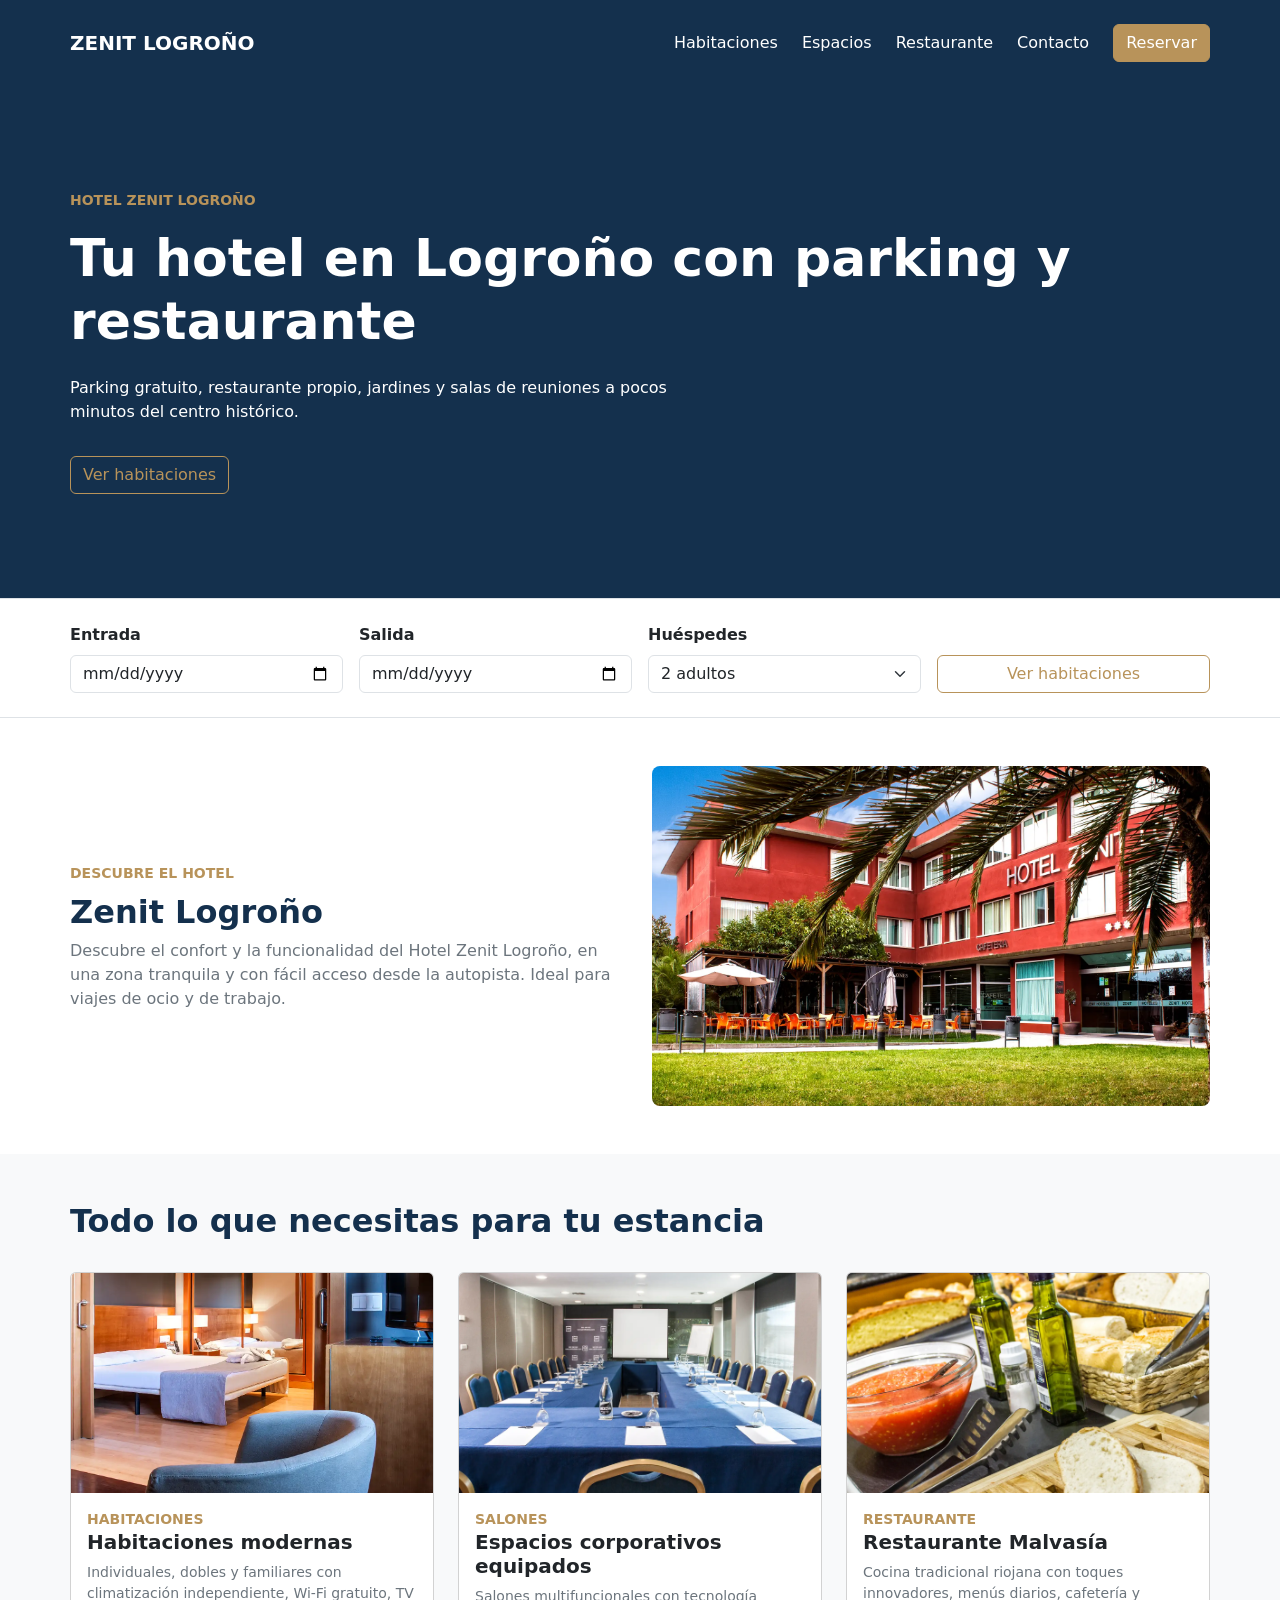
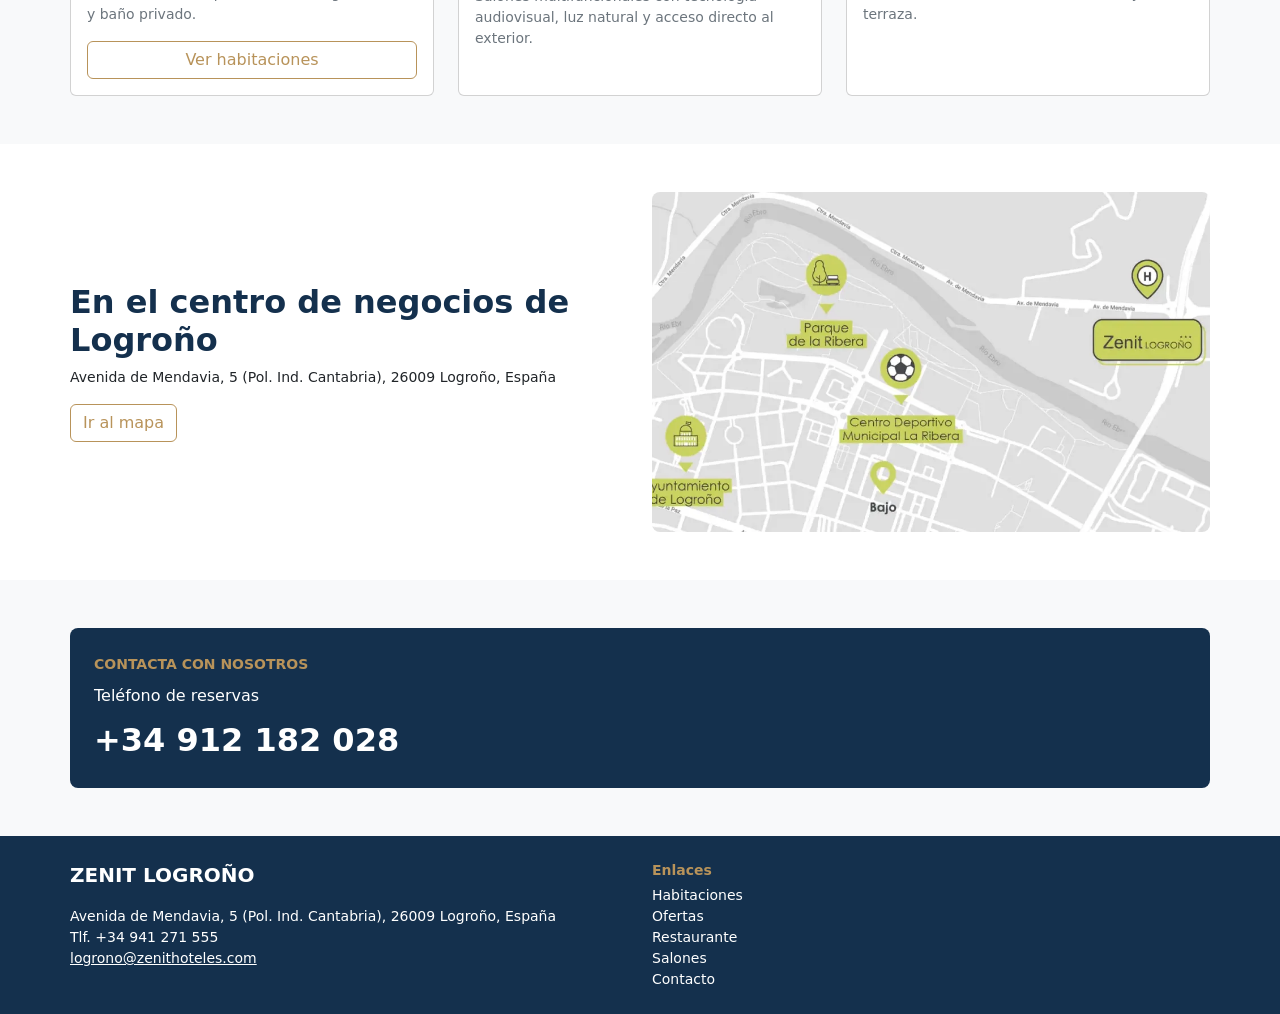
<file: index.html>
<!DOCTYPE html>
<html lang="es">
<head>
  <meta charset="UTF-8">
  <meta name="viewport" content="width=device-width, initial-scale=1">
  <title>Hotel Zenit Logroño</title>
  <link href="https://cdn.jsdelivr.net/npm/bootstrap@5.3.3/dist/css/bootstrap.min.css" rel="stylesheet">
  <link href="css/estilos.css" rel="stylesheet">
</head>
<body>
<div class="app mx-auto bg-light shadow">

  <div class="pantalla" id="inicio">
    <header class="bg-azul d-flex justify-content-between align-items-center p-4">
      <a class="text-white fw-bold fs-5 text-decoration-none" href="index.html">ZENIT LOGROÑO</a>
      <nav class="nav-escritorio d-none d-lg-flex align-items-center gap-4 ms-auto me-4" aria-label="Principal">
        <a href="habitaciones.html">Habitaciones</a>
        <a href="#espacios">Espacios</a>
        <a href="#restaurante">Restaurante</a>
        <a href="#contacto">Contacto</a>
      </nav>
      <a class="btn btn-zn d-none d-lg-inline-block" href="disponibles.html">Reservar</a>
      <a class="btn btn-outline-light d-lg-none" href="menu.html" aria-label="Abrir menú">☰</a>
    </header>
    <nav class="nav nav-fill bg-azul border-top border-secondary d-lg-none">
      <a class="nav-link text-white" href="habitaciones.html">Habitaciones</a>
      <a class="nav-link text-white" href="#espacios">Espacios</a>
      <a class="nav-link text-white" href="#restaurante">Restaurante</a>
    </nav>

    <section class="hero bg-azul text-white p-4 d-flex flex-column justify-content-center gap-3">
      <small class="fw-semibold text-dorado">HOTEL ZENIT LOGROÑO</small>
      <h1 class="fw-bold">Tu hotel en Logroño con parking y restaurante</h1>
      <p>Parking gratuito, restaurante propio, jardines y salas de reuniones a pocos minutos del centro histórico.</p>
      <a href="habitaciones.html" class="btn btn-zn-outline w-100 w-md-auto">Ver habitaciones</a>
    </section>

    <section class="buscador bg-white border-top border-bottom p-4">
      <div class="row g-3">
        <div class="col-6 col-md-3">
          <label class="form-label fw-semibold" for="entrada">
          Entrada
          </label>
          <input type="date" id="entrada" class="form-control">
        </div>
        <div class="col-6 col-md-3"><label class="form-label fw-semibold" for="salida">
          Salida</label>
          <input type="date" id="salida" class="form-control">
        </div>
        <div class="col-12 col-md-3"><label class="form-label fw-semibold" for="huespedes">
          Huéspedes</label>
          <select id="huespedes" class="form-select">
            <option>1 adulto</option>
            <option selected>2 adultos</option>
            <option>2 adultos + 1 niño</option>
            <option>2 adultos + 2 niños</option>
          </select>
        </div>
        <div class="col-12 col-md-3 d-flex align-items-end">
          <a href="disponibles.html" class="btn btn-zn-outline w-100">Ver habitaciones</a>
        </div>
      </div>
    </section>

    <section class="bg-white p-4 py-5">
      <div class="row g-4 align-items-center">
        <div class="col-lg-6">
          <small class="fw-semibold text-dorado">DESCUBRE EL HOTEL</small>
          <h2 class="fw-bold text-azul mt-2">Zenit Logroño</h2>
          <p class="text-secondary mb-0">Descubre el confort y la funcionalidad del Hotel Zenit Logroño, en una zona tranquila y con fácil acceso desde la autopista. Ideal para viajes de ocio
             y de trabajo.</p>
        </div>
        <div class="col-lg-6">
          <img class="img-fluid rounded-3 w-100 foto" src="images/hotel_exterior.webp" alt="Fachada del Hotel Zenit Logroño">
        </div>
      </div>
    </section>

    <section class="p-4 py-5 lista-cards">
      <h2 class="fw-bold text-azul">Todo lo que necesitas para tu estancia</h2>
      <div class="card" id="habitaciones-resumen">
        <img src="images/habitacionModerna.webp" class="card-img-top foto-card" alt="Habitaciones modernas">
        <div class="card-body">
          <small class="fw-semibold text-dorado">HABITACIONES</small>
          <h3 class="card-title fs-5 fw-bold">Habitaciones modernas</h3>
          <p class="card-text text-secondary small">Individuales, dobles y familiares con climatización independiente, Wi-Fi gratuito, TV y baño privado.</p>
          <a href="habitaciones.html" class="btn btn-zn-outline w-100 w-md-auto">Ver habitaciones</a>
        </div>
      </div>
      <div class="card" id="espacios">
        <img src="images/salaReunion.webp" class="card-img-top foto-card" alt="Espacios corporativos equipados">
        <div class="card-body">
          <small class="fw-semibold text-dorado">SALONES</small>
          <h3 class="card-title fs-5 fw-bold">Espacios corporativos equipados</h3>
          <p class="card-text text-secondary small">Salones multifuncionales con tecnología audiovisual, luz natural y acceso directo al exterior.</p>
        </div>
      </div>
      <div class="card" id="restaurante">
        <img src="images/restaurante.webp" class="card-img-top foto-card" alt="Restaurante Malvasía">
        <div class="card-body">
          <small class="fw-semibold text-dorado">RESTAURANTE</small>
          <h3 class="card-title fs-5 fw-bold">Restaurante Malvasía</h3>
          <p class="card-text text-secondary small">Cocina tradicional riojana con toques innovadores, menús diarios, cafetería y terraza.</p>
        </div>
      </div>
    </section>

    <section class="bg-white p-4 py-5" id="ubicacion">
      <div class="row g-4 align-items-center">
        <div class="col-lg-6">
          <h2 class="fw-bold text-azul">En el centro de negocios de Logroño</h2>
          <p class="small">Avenida de Mendavia, 5 (Pol. Ind. Cantabria), 26009 Logroño, España</p>
          <a href="#ubicacion" class="btn btn-zn-outline w-100 w-md-auto">Ir al mapa</a>
        </div>
        <div class="col-lg-6">
          <img class="rounded-3 w-100 foto" src="images/mapaHotel.webp" alt="Mapa de ubicación del hotel">
        </div>
      </div>
    </section>

    <section class="p-4 py-5" id="contacto">
      <div class="bg-azul text-white rounded-3 p-4">
        <small class="fw-semibold text-dorado">CONTACTA CON NOSOTROS</small>
        <p class="my-2">Teléfono de reservas</p>
        <a href="tel:+34912182028" class="text-white text-decoration-none fw-bold fs-2">+34 912 182 028</a>
      </div>
    </section>
    <footer class="bg-azul text-white p-4 small">
      <div class="row g-4"><div class="col-md-6">
      <p class="fw-bold fs-5">ZENIT LOGROÑO</p>
      <p>Avenida de Mendavia, 5 (Pol. Ind. Cantabria), 26009 Logroño, España<br>Tlf. +34 941 271 555<br>
        <a class="text-white" href="mailto:logrono@zenithoteles.com">logrono@zenithoteles.com</a></p>
      </div><div class="col-md-6">
      <p class="fw-semibold text-dorado mb-1">Enlaces</p>
      <ul class="list-unstyled mb-0">
        <li><a class="text-white text-decoration-none" href="habitaciones.html">Habitaciones</a></li>
        <li><a class="text-white text-decoration-none" href="disponibles.html">Ofertas</a></li>
        <li><a class="text-white text-decoration-none" href="#restaurante">Restaurante</a></li>
        <li><a class="text-white text-decoration-none" href="#espacios">Salones</a></li>
        <li><a class="text-white text-decoration-none" href="#contacto">Contacto</a></li>
      </ul>
      </div></div>
    </footer>
  </div>

  

</div>
</body>
</html>
</file>
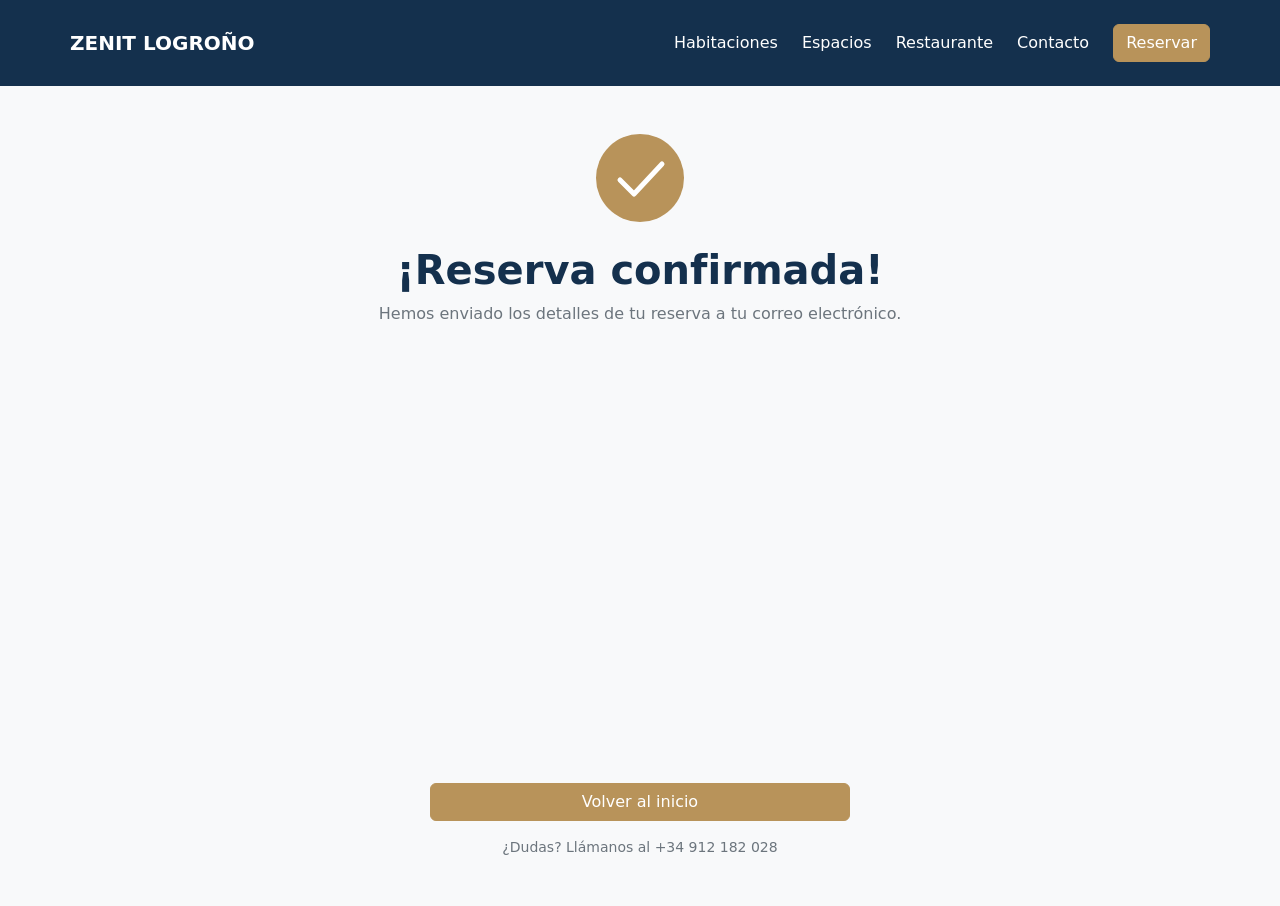
<file: confirmada.html>
<!DOCTYPE html>
<html lang="es">
<head>
  <meta charset="UTF-8">
  <meta name="viewport" content="width=device-width, initial-scale=1">
  <title>Reserva confirmada · Hotel Zenit Logroño</title>
  <link href="https://cdn.jsdelivr.net/npm/bootstrap@5.3.3/dist/css/bootstrap.min.css" rel="stylesheet">
  <link href="css/estilos.css" rel="stylesheet">
</head>
<body>
<div class="app mx-auto bg-light shadow">

  <div class="pantalla" id="confirmada">
    <header class="bg-azul d-flex justify-content-between align-items-center p-4">
      <a class="text-white fw-bold fs-5 text-decoration-none" href="index.html">ZENIT LOGROÑO</a>
      <nav class="nav-escritorio d-none d-lg-flex align-items-center gap-4 ms-auto me-4" aria-label="Principal">
        <a href="habitaciones.html">Habitaciones</a>
        <a href="index.html#espacios">Espacios</a>
        <a href="index.html#restaurante">Restaurante</a>
        <a href="index.html#contacto">Contacto</a>
      </nav>
      <a class="btn btn-zn d-none d-lg-inline-block" href="disponibles.html">Reservar</a>
      <a class="btn btn-outline-light d-lg-none" href="menu.html" aria-label="Abrir menú">☰</a>
    </header>
    <div class="confirmada d-flex flex-column align-items-center text-center p-4 pt-5">
      <svg width="88" height="88" viewBox="0 0 88 88"><circle cx="44" cy="44" r="44" fill="#b8935a"/><path d="M24 46l14 14 28-30" fill="none" stroke="#fff" stroke-width="5" stroke-linecap="round" stroke-linejoin="round"/></svg>
      <h1 class="fw-bold text-azul mt-4">¡Reserva confirmada!</h1>
      <p class="text-secondary">Hemos enviado los detalles de tu reserva a tu correo electrónico.</p>
      <div class="w-100 mt-auto pb-4">
        <a href="index.html" class="btn btn-zn w-100 mb-3">Volver al inicio</a>
        <p class="text-secondary small mb-0">¿Dudas? Llámanos al <a href="tel:+34912182028" class="text-secondary text-decoration-none">+34 912 182 028</a></p>
      </div>
    </div>
  </div>

</div>
</body>
</html>
</file>
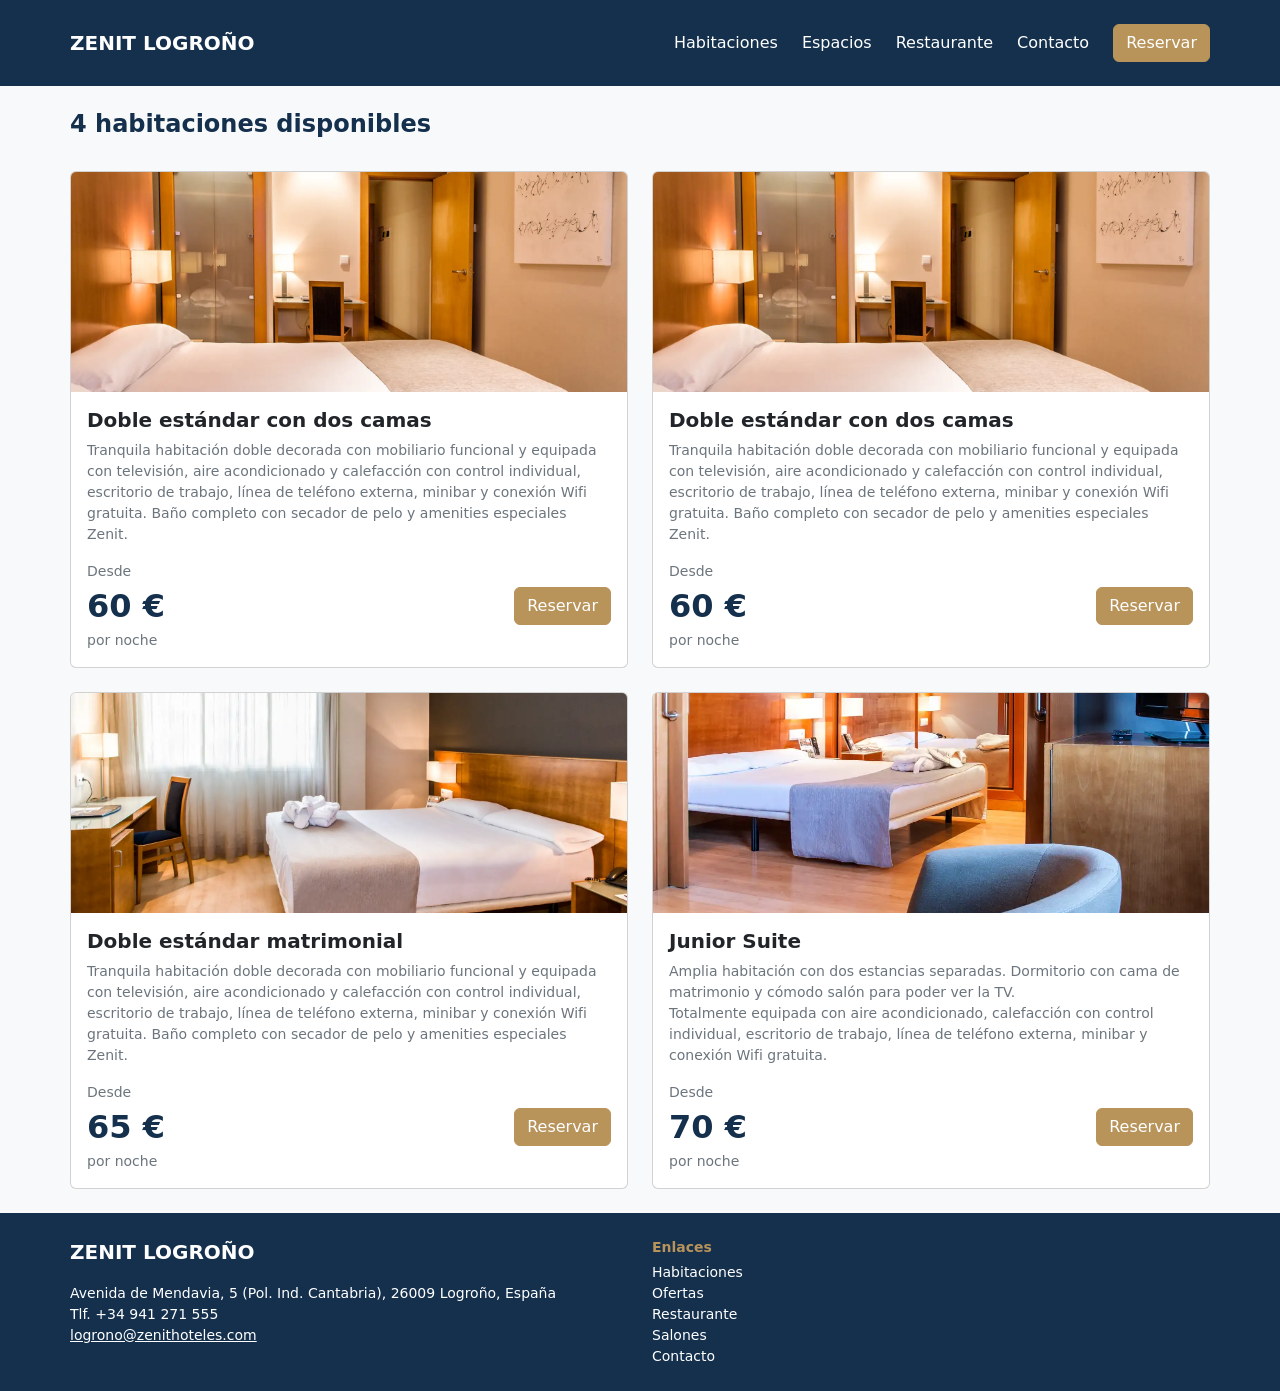
<file: disponibles.html>
<!DOCTYPE html>
<html lang="es">
<head>
  <meta charset="UTF-8">
  <meta name="viewport" content="width=device-width, initial-scale=1">
  <title>Habitaciones disponibles · Hotel Zenit Logroño</title>
  <link href="https://cdn.jsdelivr.net/npm/bootstrap@5.3.3/dist/css/bootstrap.min.css" rel="stylesheet">
  <link href="css/estilos.css" rel="stylesheet">
</head>
<body>
<div class="app mx-auto bg-light shadow">

  <div class="pantalla" id="disponibles">
    <header class="bg-azul d-flex justify-content-between align-items-center p-4">
      <a class="text-white fw-bold fs-5 text-decoration-none" href="index.html">ZENIT LOGROÑO</a>
      <nav class="nav-escritorio d-none d-lg-flex align-items-center gap-4 ms-auto me-4" aria-label="Principal">
        <a href="habitaciones.html">Habitaciones</a>
        <a href="index.html#espacios">Espacios</a>
        <a href="index.html#restaurante">Restaurante</a>
        <a href="index.html#contacto">Contacto</a>
      </nav>
      <a class="btn btn-zn d-none d-lg-inline-block" href="disponibles.html">Reservar</a>
      <a class="btn btn-outline-light d-lg-none" href="menu.html" aria-label="Abrir menú">☰</a>
    </header>
    <section class="p-4 lista-cards lista-2">
      <h1 class="fs-4 fw-bold text-azul">4 habitaciones disponibles</h1>
      <div class="card">
        <img src="images/estandarDosCamas.webp" class="card-img-top foto-card" alt="Doble estándar con dos camas">
        <div class="card-body">
          <h3 class="card-title fs-5 fw-bold">Doble estándar con dos camas</h3>
          <p class="card-text text-secondary small">Tranquila habitación doble decorada con mobiliario funcional y equipada con televisión, aire acondicionado y calefacción 
            con control individual, escritorio de trabajo, línea de teléfono externa, minibar y conexión Wifi gratuita. Baño completo con secador de pelo y amenities especiales Zenit.</p>
          <div class="d-flex justify-content-between align-items-center">
            <div><small class="text-secondary d-block">Desde</small><span class="fs-2 fw-bold text-azul">60 €</span><small class="text-secondary d-block">por noche</small></div>
            <a href="reserva.html" class="btn btn-zn">Reservar</a>
          </div>
        </div>
      </div>
      <div class="card">
        <img src="images/estandarDosCamas.webp" class="card-img-top foto-card" alt="Doble estándar con dos camas">
        <div class="card-body">
          <h3 class="card-title fs-5 fw-bold">Doble estándar con dos camas</h3>
          <p class="card-text text-secondary small">Tranquila habitación doble decorada con mobiliario funcional y equipada con televisión, aire acondicionado y calefacción
             con control individual, escritorio de trabajo, línea de teléfono externa, minibar y conexión Wifi gratuita. Baño completo con secador de pelo y amenities especiales Zenit.</p>
          <div class="d-flex justify-content-between align-items-center">
            <div><small class="text-secondary d-block">Desde</small><span class="fs-2 fw-bold text-azul">60 €</span><small class="text-secondary d-block">por noche</small></div>
            <a href="reserva.html" class="btn btn-zn">Reservar</a>
          </div>
        </div>
      </div>
      <div class="card">
        <img src="images/estandarMatrimonial.webp" class="card-img-top foto-card" alt="Doble estándar matrimonial">
        <div class="card-body">
          <h3 class="card-title fs-5 fw-bold">Doble estándar matrimonial</h3>
          <p class="card-text text-secondary small">Tranquila habitación doble decorada con mobiliario funcional y equipada con televisión, aire acondicionado y calefacción con control 
            individual, escritorio de trabajo, línea de teléfono externa, minibar y conexión Wifi gratuita. Baño completo con secador de pelo y amenities especiales Zenit.</p>
          <div class="d-flex justify-content-between align-items-center">
            <div><small class="text-secondary d-block">Desde</small><span class="fs-2 fw-bold text-azul">65 €</span><small class="text-secondary d-block">por noche</small></div>
            <a href="reserva.html" class="btn btn-zn">Reservar</a>
          </div>
        </div>
      </div>
      <div class="card">
        <img src="images/juniorSuite.webp" class="card-img-top foto-card" alt="Junior Suite">
        <div class="card-body">
          <h3 class="card-title fs-5 fw-bold">Junior Suite</h3>
          <p class="card-text text-secondary small">Amplia habitación con dos estancias separadas. Dormitorio con cama de matrimonio y cómodo salón para poder ver la TV.<br>Totalmente
             equipada con aire acondicionado, calefacción con control individual, escritorio de trabajo, línea de teléfono externa, minibar y conexión Wifi gratuita.</p>
          <div class="d-flex justify-content-between align-items-center">
            <div><small class="text-secondary d-block">Desde</small><span class="fs-2 fw-bold text-azul">70 €</span><small class="text-secondary d-block">por noche</small></div>
            <a href="reserva.html" class="btn btn-zn">Reservar</a>
          </div>
        </div>
      </div>
    </section>
    <footer class="bg-azul text-white p-4 small">
      <div class="row g-4"><div class="col-md-6">
      <p class="fw-bold fs-5">ZENIT LOGROÑO</p>
      <p>Avenida de Mendavia, 5 (Pol. Ind. Cantabria), 26009 Logroño, España<br>Tlf. +34 941 271 555<br>
        <a class="text-white" href="mailto:logrono@zenithoteles.com">logrono@zenithoteles.com</a></p>
      </div><div class="col-md-6">
      <p class="fw-semibold text-dorado mb-1">Enlaces</p>
      <ul class="list-unstyled mb-0">
        <li><a class="text-white text-decoration-none" href="habitaciones.html">Habitaciones</a></li>
        <li><a class="text-white text-decoration-none" href="disponibles.html">Ofertas</a></li>
        <li><a class="text-white text-decoration-none" href="index.html#restaurante">Restaurante</a></li>
        <li><a class="text-white text-decoration-none" href="index.html#espacios">Salones</a></li>
        <li><a class="text-white text-decoration-none" href="index.html#contacto">Contacto</a></li>
      </ul>
      </div></div>
    </footer>
  </div>
</div>
</body>
</html>
</file>
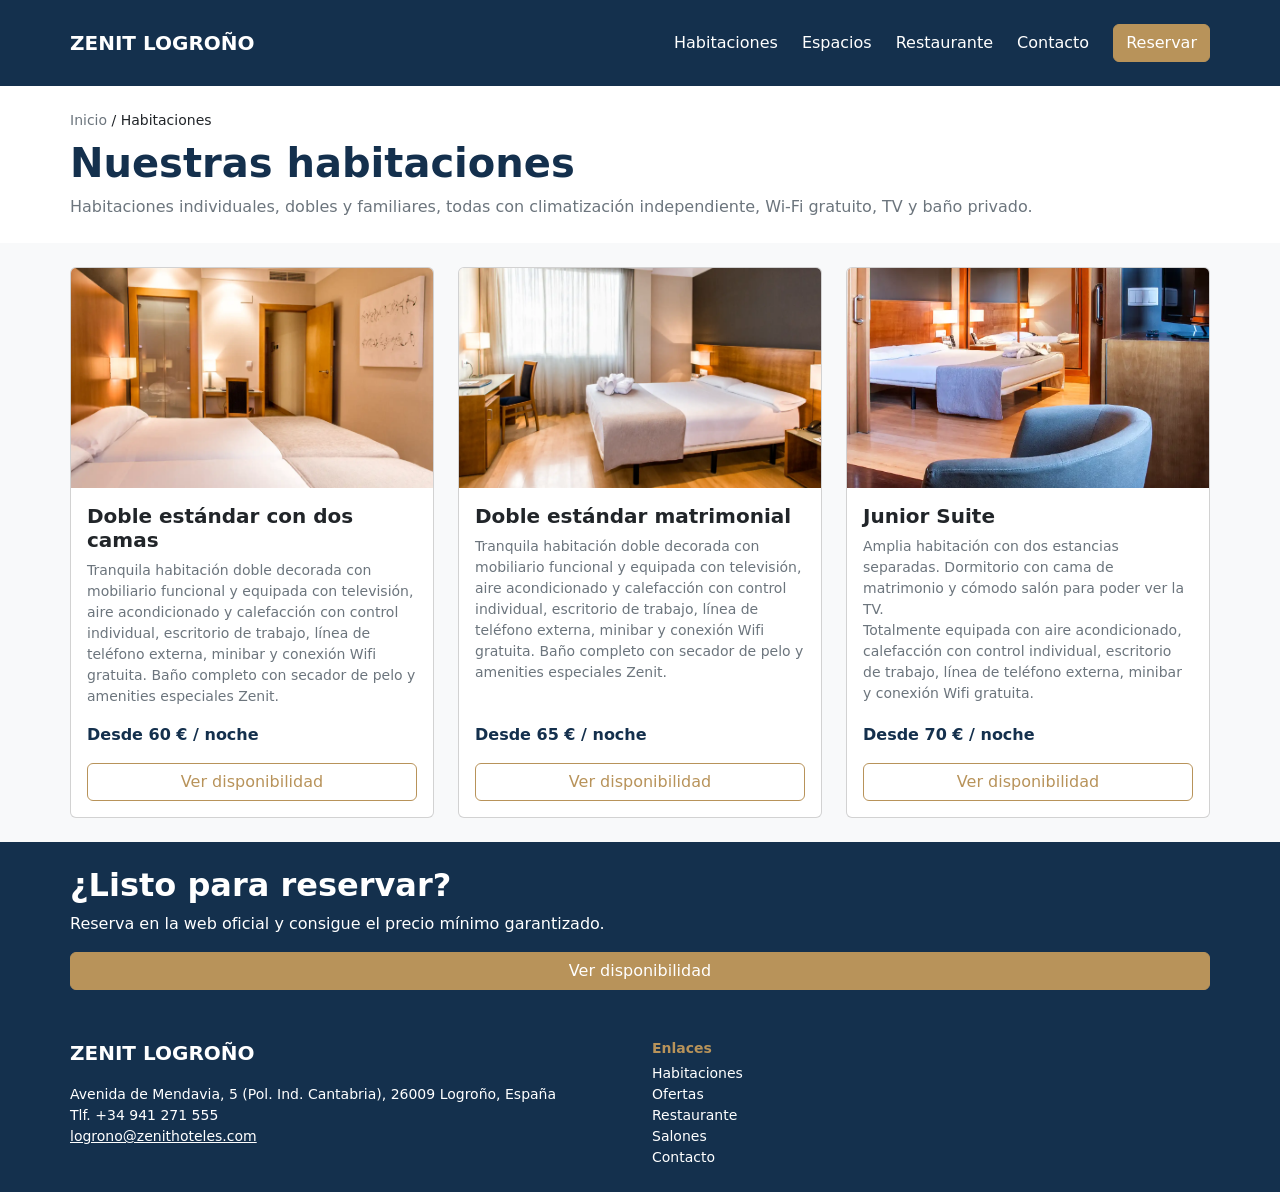
<file: habitaciones.html>
<!DOCTYPE html>
<html lang="es">
<head>
  <meta charset="UTF-8">
  <meta name="viewport" content="width=device-width, initial-scale=1">
  <title>Habitaciones · Hotel Zenit Logroño</title>
  <link href="https://cdn.jsdelivr.net/npm/bootstrap@5.3.3/dist/css/bootstrap.min.css" rel="stylesheet">
  <link href="css/estilos.css" rel="stylesheet">
</head>
<body>
<div class="app mx-auto bg-light shadow">

  <div class="pantalla" id="habitaciones">
    <header class="bg-azul d-flex justify-content-between align-items-center p-4">
      <a class="text-white fw-bold fs-5 text-decoration-none" href="index.html">ZENIT LOGROÑO</a>
      <nav class="nav-escritorio d-none d-lg-flex align-items-center gap-4 ms-auto me-4" aria-label="Principal">
        <a href="habitaciones.html">Habitaciones</a>
        <a href="index.html#espacios">Espacios</a>
        <a href="index.html#restaurante">Restaurante</a>
        <a href="index.html#contacto">Contacto</a>
      </nav>
      <a class="btn btn-zn d-none d-lg-inline-block" href="disponibles.html">Reservar</a>
      <a class="btn btn-outline-light d-lg-none" href="menu.html" aria-label="Abrir menú">☰</a>
    </header>
    <section class="bg-white p-4">
      <nav class="small"><a href="index.html" class="text-secondary text-decoration-none">Inicio</a> / Habitaciones</nav>
      <h1 class="fw-bold text-azul mt-2">Nuestras habitaciones</h1>
      <p class="text-secondary mb-0">Habitaciones individuales, dobles y familiares, todas con climatización independiente, Wi-Fi gratuito, TV y baño privado.</p>
    </section>
    <section class="p-4 lista-cards">
      <div class="card">
        <img src="images/estandarDosCamas.webp" class="card-img-top" alt="Doble estándar con dos camas">
        <div class="card-body">
          <h3 class="card-title fs-5 fw-bold">Doble estándar con dos camas</h3>
          <p class="card-text text-secondary small">Tranquila habitación doble decorada con mobiliario funcional y equipada con televisión, aire acondicionado y calefacción con control
             individual, escritorio de trabajo, línea de teléfono externa, minibar y conexión Wifi gratuita. Baño completo con secador de pelo y amenities especiales Zenit.</p>
          <p class="fw-semibold text-azul">Desde 60 € / noche</p>
          <a href="disponibles.html" class="btn btn-zn-outline w-100 w-md-auto">Ver disponibilidad</a>
        </div>
      </div>
      <div class="card">
        <img src="images/estandarMatrimonial.webp" class="card-img-top" alt="Doble estándar matrimonial">
        <div class="card-body">
          <h3 class="card-title fs-5 fw-bold">Doble estándar matrimonial</h3>
          <p class="card-text text-secondary small">Tranquila habitación doble decorada con mobiliario funcional y equipada con televisión, aire acondicionado y calefacción con control 
            individual, escritorio de trabajo, línea de teléfono externa, minibar y conexión Wifi gratuita. Baño completo con secador de pelo y amenities especiales Zenit.</p>
          <p class="fw-semibold text-azul">Desde 65 € / noche</p>
          <a href="disponibles.html" class="btn btn-zn-outline w-100 w-md-auto">Ver disponibilidad</a>
        </div>
      </div>
      <div class="card">
        <img src="images/juniorSuite.webp" class="card-img-top" alt="Junior Suite">
        <div class="card-body">
          <h3 class="card-title fs-5 fw-bold">Junior Suite</h3>
          <p class="card-text text-secondary small">Amplia habitación con dos estancias separadas. Dormitorio con cama de matrimonio y cómodo salón para poder ver la TV.
            <br>
            Totalmente equipada con aire acondicionado, calefacción con control individual, escritorio de trabajo, línea de teléfono externa, minibar y conexión Wifi gratuita.</p>
          <p class="fw-semibold text-azul">Desde 70 € / noche</p>
          <a href="disponibles.html" class="btn btn-zn-outline w-100 w-md-auto">Ver disponibilidad</a>
        </div>
      </div>
    </section>
    <section class="bg-azul text-white p-4">
      <h2 class="fw-bold">¿Listo para reservar?</h2>
      <p>Reserva en la web oficial y consigue el precio mínimo garantizado.</p>
      <a href="disponibles.html" class="btn btn-zn w-100">Ver disponibilidad</a>
    </section>
    <footer class="bg-azul text-white p-4 small">
      <div class="row g-4"><div class="col-md-6">
      <p class="fw-bold fs-5">ZENIT LOGROÑO</p>
      <p>Avenida de Mendavia, 5 (Pol. Ind. Cantabria), 26009 Logroño, España<br>Tlf. +34 941 271 555<br>
        <a class="text-white" href="mailto:logrono@zenithoteles.com">logrono@zenithoteles.com</a></p>
      </div><div class="col-md-6">
      <p class="fw-semibold text-dorado mb-1">Enlaces</p>
      <ul class="list-unstyled mb-0">
        <li><a class="text-white text-decoration-none" href="habitaciones.html">Habitaciones</a></li>
        <li><a class="text-white text-decoration-none" href="disponibles.html">Ofertas</a></li>
        <li><a class="text-white text-decoration-none" href="index.html#restaurante">Restaurante</a></li>
        <li><a class="text-white text-decoration-none" href="index.html#espacios">Salones</a></li>
        <li><a class="text-white text-decoration-none" href="index.html#contacto">Contacto</a></li>
      </ul>
      </div></div>
    </footer>
  </div>

  

</div>
</body>
</html>
</file>
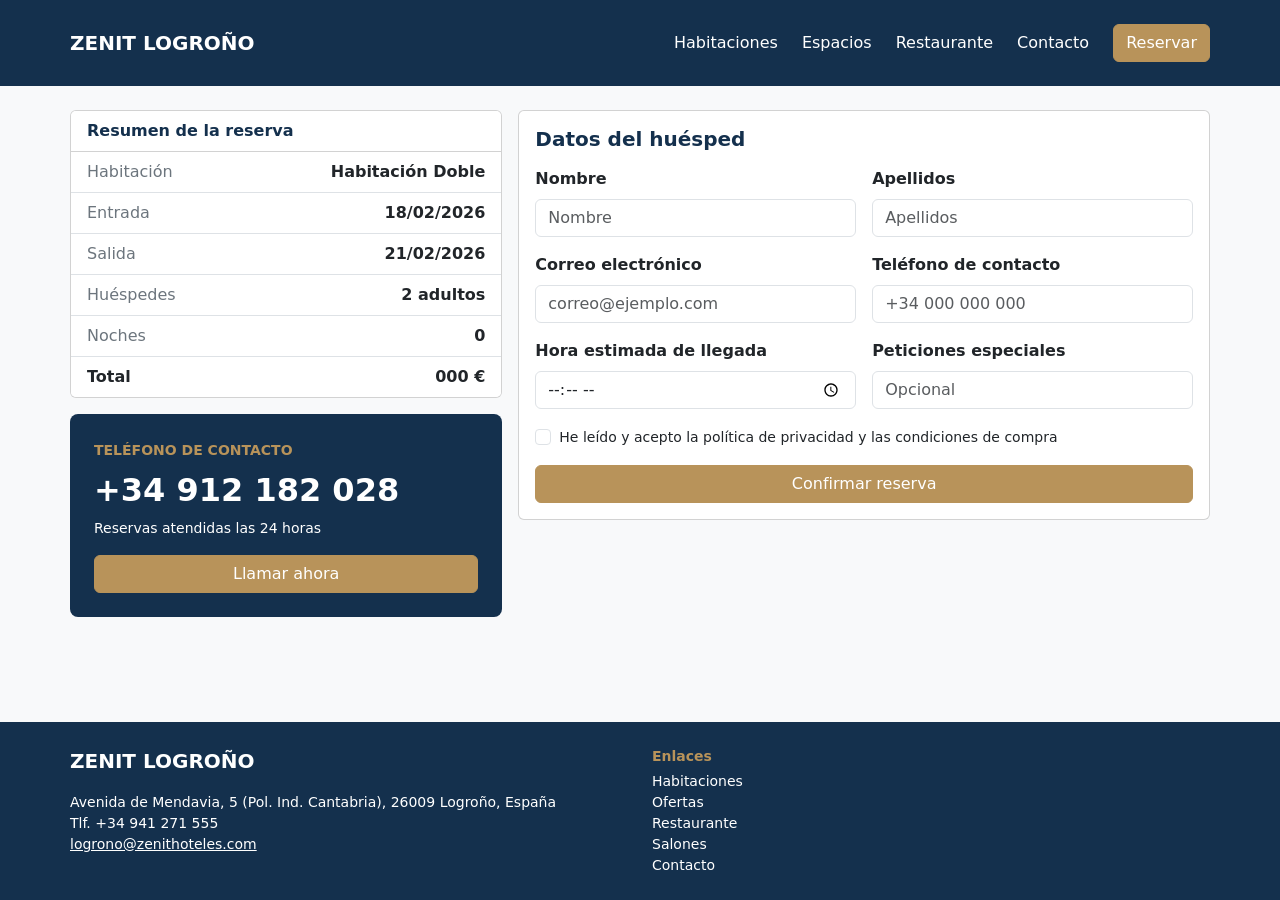
<file: reserva.html>
<!DOCTYPE html>
<html lang="es">
<head>
  <meta charset="UTF-8">
  <meta name="viewport" content="width=device-width, initial-scale=1">
  <title>Reserva · Hotel Zenit Logroño</title>
  <link href="https://cdn.jsdelivr.net/npm/bootstrap@5.3.3/dist/css/bootstrap.min.css" rel="stylesheet">
  <link href="css/estilos.css" rel="stylesheet">
</head>
<body>
<div class="app mx-auto bg-light shadow">

  <div class="pantalla" id="reserva">
    <header class="bg-azul d-flex justify-content-between align-items-center p-4">
      <a class="text-white fw-bold fs-5 text-decoration-none" href="index.html">ZENIT LOGROÑO</a>
      <nav class="nav-escritorio d-none d-lg-flex align-items-center gap-4 ms-auto me-4" aria-label="Principal">
        <a href="habitaciones.html">Habitaciones</a>
        <a href="index.html#espacios">Espacios</a>
        <a href="index.html#restaurante">Restaurante</a>
        <a href="index.html#contacto">Contacto</a>
      </nav>
      <a class="btn btn-zn d-none d-lg-inline-block" href="disponibles.html">Reservar</a>
      <a class="btn btn-outline-light d-lg-none" href="menu.html" aria-label="Abrir menú">☰</a>
    </header>
    <section class="p-4 reserva-grid">
      <div class="card r-resumen">
        <div class="card-header fw-bold text-azul bg-white">Resumen de la reserva</div>
        <ul class="list-group list-group-flush">
          <li class="list-group-item d-flex justify-content-between "><span class="text-secondary">Habitación</span><span class="fw-semibold">Habitación Doble</span></li>
          <li class="list-group-item d-flex justify-content-between "><span class="text-secondary">Entrada</span><span class="fw-semibold">18/02/2026</span></li>
          <li class="list-group-item d-flex justify-content-between "><span class="text-secondary">Salida</span><span class="fw-semibold">21/02/2026</span></li>
          <li class="list-group-item d-flex justify-content-between "><span class="text-secondary">Huéspedes</span><span class="fw-semibold">2 adultos</span></li>
          <li class="list-group-item d-flex justify-content-between "><span class="text-secondary">Noches</span><span class="fw-semibold">0</span></li>
          <li class="list-group-item d-flex justify-content-between fw-bold"><span>Total</span><span>000 €</span></li>
        </ul>
      </div>

      <div class="card r-form">
        <div class="card-body form-grid">
          <h2 class="fs-5 fw-bold text-azul mb-3">Datos del huésped</h2>
          <div class="mb-3"><label class="form-label fw-semibold" for="nombre">Nombre</label><input type="text" id="nombre" class="form-control" placeholder="Nombre"></div>
          <div class="mb-3"><label class="form-label fw-semibold" for="apellidos">Apellidos</label><input type="text" id="apellidos" class="form-control" placeholder="Apellidos"></div>
          <div class="mb-3"><label class="form-label fw-semibold" for="correo">Correo electrónico</label><input type="email" id="correo" class="form-control" placeholder="correo@ejemplo.com"></div>
          <div class="mb-3"><label class="form-label fw-semibold" for="telefono">Teléfono de contacto</label><input type="tel" id="telefono" class="form-control" placeholder="+34 000 000 000"></div>
          <div class="mb-3"><label class="form-label fw-semibold" for="hora">Hora estimada de llegada</label><input type="time" id="hora" class="form-control" placeholder=""></div>
          <div class="mb-3"><label class="form-label fw-semibold" for="peticiones">Peticiones especiales</label><input type="text" id="peticiones" class="form-control" placeholder="Opcional"></div>
          <div class="form-check mb-3">
            <input class="form-check-input" type="checkbox" id="acepto">
            <label class="form-check-label small" for="acepto">He leído y acepto la política de privacidad y las condiciones de compra</label>
          </div>
          <a href="confirmada.html" class="btn btn-zn w-100">Confirmar reserva</a>
        </div>
      </div>

      <div class="bg-azul text-white rounded-3 p-4 r-contacto">
        <small class="fw-semibold text-dorado">TELÉFONO DE CONTACTO</small>
        <p class="fw-bold fs-2 my-1">+34 912 182 028</p>
        <p class="small">Reservas atendidas las 24 horas</p>
        <a href="tel:+34912182028" class="btn btn-zn w-100">Llamar ahora</a>
      </div>
    </section>
    <footer class="bg-azul text-white p-4 small">
      <div class="row g-4"><div class="col-md-6">
      <p class="fw-bold fs-5">ZENIT LOGROÑO</p>
      <p>Avenida de Mendavia, 5 (Pol. Ind. Cantabria), 26009 Logroño, España<br>Tlf. +34 941 271 555<br>
        <a class="text-white" href="mailto:logrono@zenithoteles.com">logrono@zenithoteles.com</a></p>
      </div><div class="col-md-6">
      <p class="fw-semibold text-dorado mb-1">Enlaces</p>
      <ul class="list-unstyled mb-0">
        <li><a class="text-white text-decoration-none" href="habitaciones.html">Habitaciones</a></li>
        <li><a class="text-white text-decoration-none" href="disponibles.html">Ofertas</a></li>
        <li><a class="text-white text-decoration-none" href="index.html#restaurante">Restaurante</a></li>
        <li><a class="text-white text-decoration-none" href="index.html#espacios">Salones</a></li>
        <li><a class="text-white text-decoration-none" href="index.html#contacto">Contacto</a></li>
      </ul>
      </div></div>
    </footer>
  </div>

  

</div>
</body>
</html>
</file>
<file: css/estilos.css>
:root { --azul: #14304d; --dorado: #b8935a; --lado: max(1.5rem, calc((100% - 1140px) / 2)); }
.bg-azul { background-color: var(--azul); }
.text-azul { color: var(--azul); }
.text-dorado { color: var(--dorado); }

body { background: #e9e6df; }
.app { min-height: 100vh; }

/* Botones */
.btn-zn { --bs-btn-color: #fff; --bs-btn-bg: var(--dorado); --bs-btn-border-color: var(--dorado);
          --bs-btn-hover-color: #fff; --bs-btn-hover-bg: #a37f49; --bs-btn-hover-border-color: #a37f49; }
.btn-zn-outline { --bs-btn-color: var(--dorado); --bs-btn-border-color: var(--dorado);
          --bs-btn-hover-color: #fff; --bs-btn-hover-bg: var(--dorado); --bs-btn-hover-border-color: var(--dorado); }

/* Imágenes (el alto se adapta al ancho de pantalla) */
.foto { height: clamp(220px, 28vw, 340px); object-fit: cover; }
.foto-card, .lista-cards .card-img-top { height: 220px; object-fit: cover; }

/* Estructura: fondo a todo el ancho y contenido centrado a 1140px */
.pantalla { min-height: 100vh; display: flex; flex-direction: column; }
.pantalla > footer { margin-top: auto; }
.pantalla > :is(header, nav, section, footer, .confirmada) {
  padding-left: var(--lado) !important;
  padding-right: var(--lado) !important;
}

/* Menú de la cabecera en escritorio */
.nav-escritorio a { color: #fff; text-decoration: none; }
.nav-escritorio a:hover { color: var(--dorado); }

/* Portada */
.hero { min-height: clamp(414px, 40vw, 560px); }
.hero h1 { font-size: clamp(1.9rem, 4.5vw, 3.25rem); }
.hero p { max-width: 40rem; }

/* Tarjetas: las columnas se ajustan solas según el ancho */
.lista-cards { display: grid; gap: 1.5rem; grid-template-columns: repeat(auto-fit, minmax(280px, 1fr)); }
.lista-cards.lista-2 { grid-template-columns: repeat(auto-fit, minmax(min(450px, 100%), 1fr)); }
.lista-cards > :is(h1, h2) { grid-column: 1 / -1; }
.lista-cards .card-body { display: flex; flex-direction: column; }
.lista-cards .card-text { flex-grow: 1; }

/* Reserva */
.reserva-grid { display: grid; gap: 1rem; }
.form-grid { display: grid; gap: 0 1rem; grid-template-columns: repeat(auto-fit, minmax(260px, 1fr)); }
.form-grid > :is(h2, .form-check, .btn) { grid-column: 1 / -1; }

/* Menú y reserva confirmada */
.menu-wrap > * { width: 100%; max-width: 720px; margin: 0 auto; }
.confirmada { min-height: calc(100vh - 80px); }
.confirmada > .w-100 { max-width: 420px; }

/* Tablet y escritorio */
@media (min-width: 768px) {
  .w-md-auto { width: auto !important; }
  .hero .btn { align-self: flex-start; }
}
@media (min-width: 992px) {
  .reserva-grid {
    grid-template-columns: 1fr 1.6fr;
    grid-template-areas: "resumen form" "contacto form";
    grid-template-rows: auto 1fr;
    align-items: start;
  }
  .r-resumen { grid-area: resumen; }
  .r-form { grid-area: form; }
  .r-contacto { grid-area: contacto; }
}
</file>
